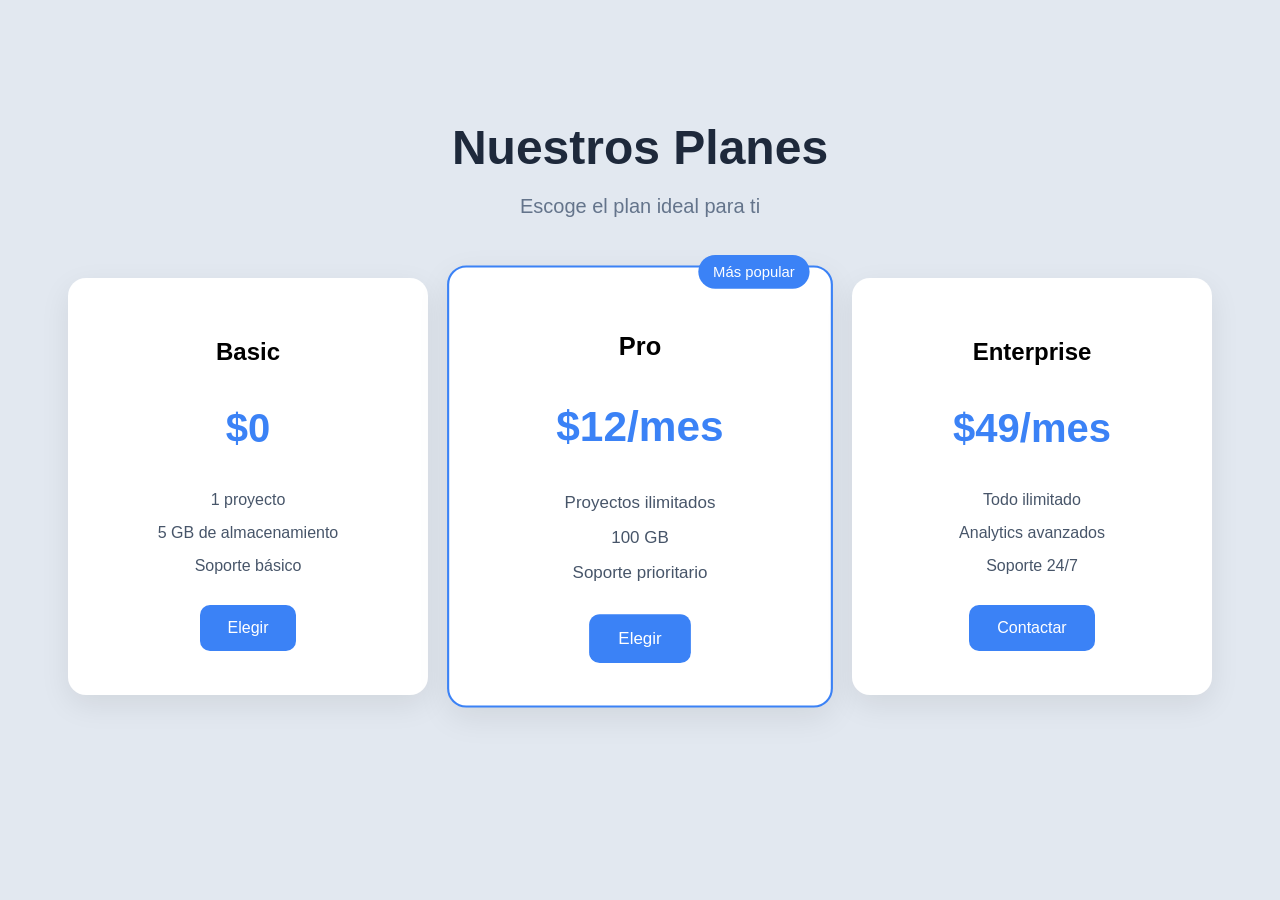
<file: index2.html>
<!DOCTYPE html>
<html lang="en">
<head>
    <meta charset="UTF-8">
    <meta name="viewport" content="width=device-width, initial-scale=1.0">
    <title>Document</title>
    <link rel="stylesheet" href="style2.css">
</head>
<body>
    <section class="pricing-section">
    <h1>Nuestros Planes</h1>
    <p class="subtitle">Escoge el plan ideal para ti</p>

    <div class="pricing-container">
        <article class="pricing-card">
            <h2>Basic</h2>
            <p class="price">$0</p>

            <ul>
                <li>1 proyecto</li>
                <li>5 GB de almacenamiento</li>
                <li>Soporte básico</li>
            </ul>

            <button class="btn">Elegir</button>
        </article>

        <article class="pricing-card featured">
            <span class="badge">Más popular</span>
            <h2>Pro</h2>
            <p class="price">$12/mes</p>

            <ul>
                <li>Proyectos ilimitados</li>
                <li>100 GB</li>
                <li>Soporte prioritario</li>
            </ul>

            <button class="btn">Elegir</button>
        </article>

        <article class="pricing-card">
            <h2>Enterprise</h2>
            <p class="price">$49/mes</p>

            <ul>
                <li>Todo ilimitado</li>
                <li>Analytics avanzados</li>
                <li>Soporte 24/7</li>
            </ul>

            <button class="btn">Contactar</button>
        </article>
    </div>
</section>
</body>
</html>
</file>
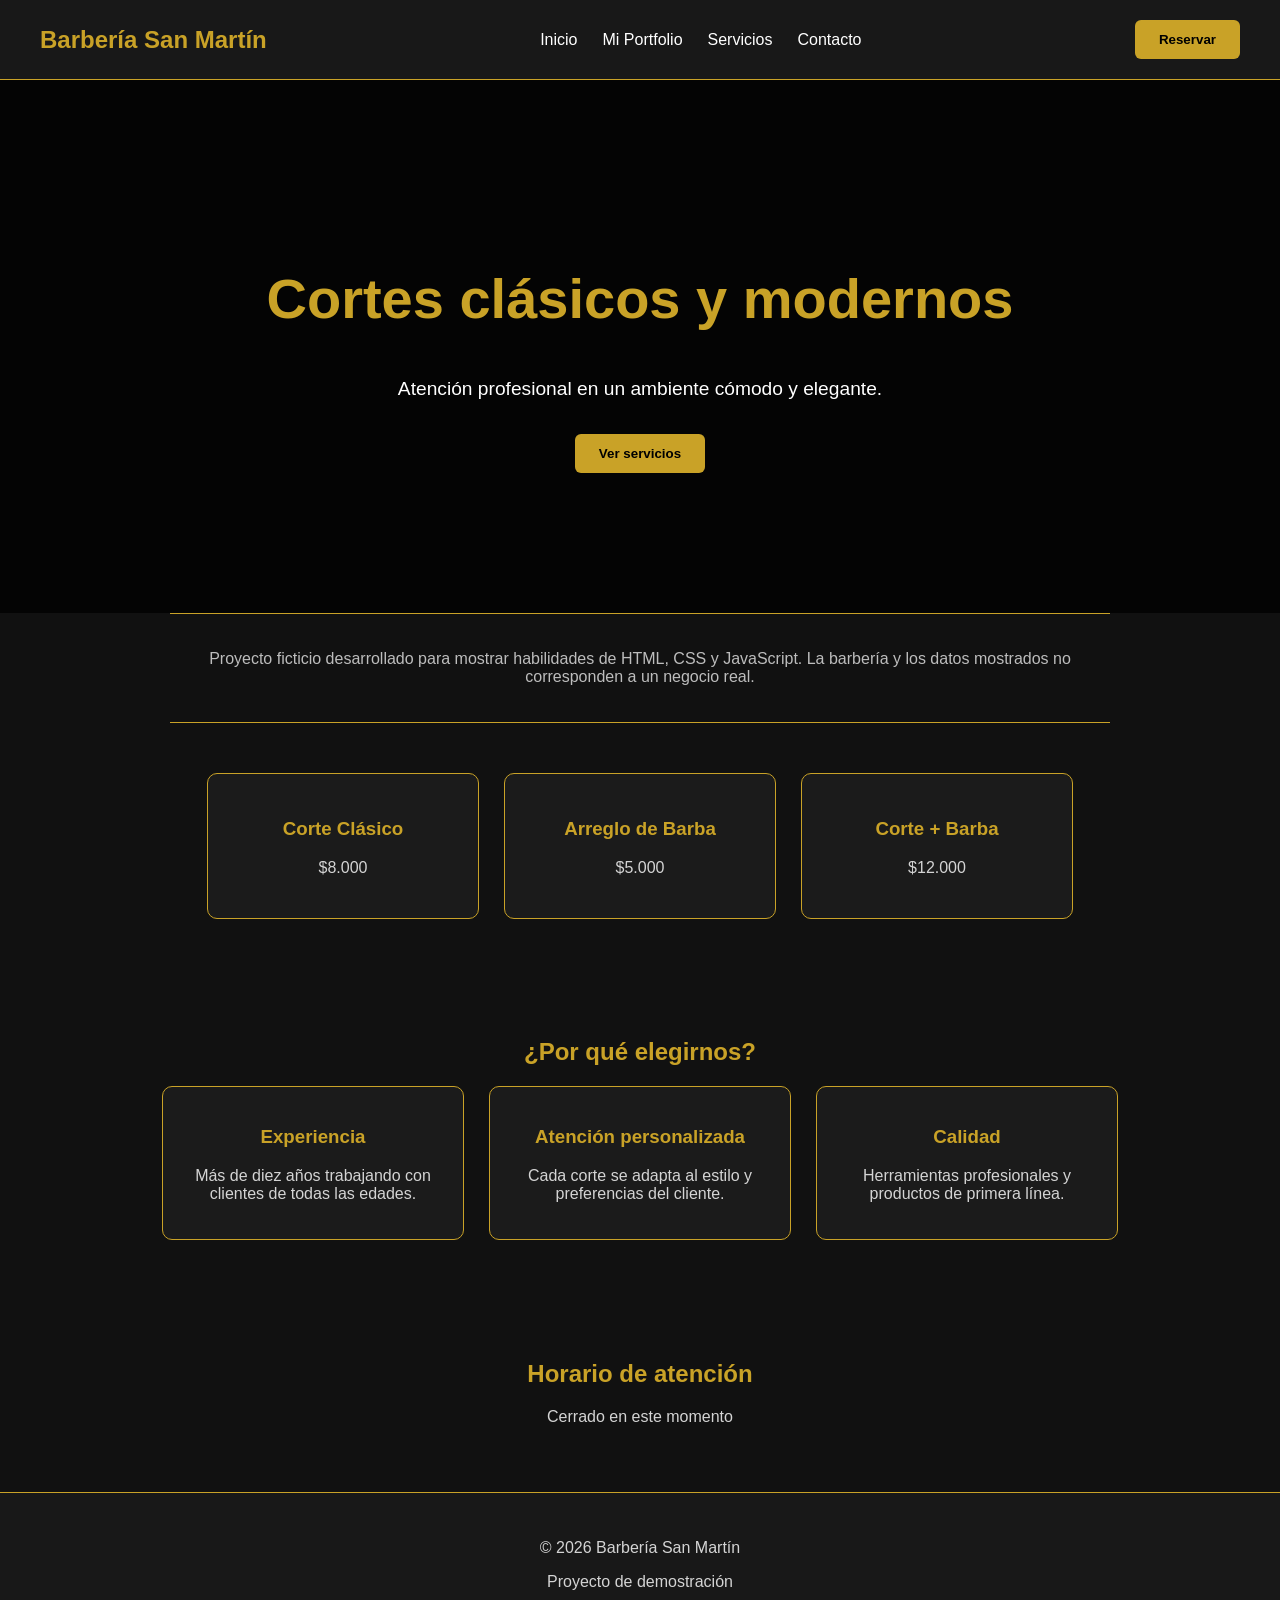
<file: proyecto1/barberia.html>
<!DOCTYPE html>
<html lang="es">

<head>
    <meta charset="UTF-8">
    <meta name="viewport" content="width=device-width, initial-scale=1.0">

    <title>Barbería San Martín</title>

    <link rel="stylesheet" href="barberia.css">
</head>

<body>

    <!-- NAVBAR -->

    <nav class="navbar">

        <h2>Barbería San Martín</h2>

        <div class="links" id="nav">
            <a href="#" onclick="cerrarMenu()">Inicio</a>

            <a href="../index.html" onclick="cerrarMenu()">
                Mi Portfolio
            </a>

            <a href="#servicios" onclick="cerrarMenu()">
                Servicios
            </a>

            <a href="#contacto" onclick="abrirContacto(); cerrarMenu(); return false;">
                Contacto
            </a>
        </div>

        <button class="btn" id="reservarBtn">
            Reservar
        </button>

        <div class="menu-responsive" onclick="mostrarOcultarMenu()">
            ☰
        </div>

    </nav>


    <!-- HERO -->

    <section class="hero">

        <h1>Cortes clásicos y modernos</h1>

        <p>
            Atención profesional en un ambiente cómodo y elegante.
        </p>

        <button class="btn" id="serviciosBtn">
            Ver servicios
        </button>

    </section>


    <!-- AVISO -->

    <section class="aviso">

        <p>
            Proyecto ficticio desarrollado para mostrar habilidades
            de HTML, CSS y JavaScript.
            La barbería y los datos mostrados no corresponden
            a un negocio real.
        </p>

    </section>


    <!-- SERVICIOS -->

    <section class="cards" id="servicios">

        <section class="card">
            <h3>Corte Clásico</h3>
            <p>$8.000</p>
        </section>

        <section class="card">
            <h3>Arreglo de Barba</h3>
            <p>$5.000</p>
        </section>

        <section class="card">
            <h3>Corte + Barba</h3>
            <p>$12.000</p>
        </section>

    </section>


    <!-- POR QUÉ ELEGIRNOS -->

    <section class="elegirnos">

        <h2>¿Por qué elegirnos?</h2>

        <div class="beneficios">

            <div class="beneficio">

                <h3>Experiencia</h3>

                <p>
                    Más de diez años trabajando
                    con clientes de todas las edades.
                </p>

            </div>


            <div class="beneficio">

                <h3>Atención personalizada</h3>

                <p>
                    Cada corte se adapta al estilo
                    y preferencias del cliente.
                </p>

            </div>


            <div class="beneficio">

                <h3>Calidad</h3>

                <p>
                    Herramientas profesionales
                    y productos de primera línea.
                </p>

            </div>

        </div>

    </section>


    <!-- HORARIO -->

    <section class="horario">

        <h2>Horario de atención</h2>

        <p id="estado"></p>

    </section>


    <!-- FOOTER -->

    <footer id="contacto">

        <p>
            © <span id="anio"></span> Barbería San Martín
        </p>

        <p>
            Proyecto de demostración
        </p>

    </footer>


    <!-- MODAL -->

    <div class="modal" id="modalContacto">

        <div class="modal-contenido">

            <button class="cerrar-modal" onclick="cerrarContacto()">
                ×
            </button>

            <h2>Contacto</h2>

            <p>
                📍 San Martín, Buenos Aires
            </p>

            <p>
                📱 WhatsApp: proyecto de demostración
            </p>

            <p>
                🕐 Lunes a sábado — 9:00 a 20:00
            </p>

            <button class="btn" onclick="mensajeDemo()">
                Enviar mensaje
            </button>

        </div>

    </div>


    <!-- JAVASCRIPT -->

    <script>

        const reservarBtn = document.getElementById("reservarBtn");

        const serviciosBtn = document.getElementById("serviciosBtn");

        const modalContacto = document.getElementById("modalContacto");


        /* RESERVAR */

        reservarBtn.addEventListener("click", () => {

            alert(
                "Esta barbería es un proyecto ficticio para portfolio."
            );

        });


        /* SERVICIOS */

        serviciosBtn.addEventListener("click", () => {

            document.getElementById("servicios").scrollIntoView({
                behavior: "smooth"
            });

        });


        /* ESTADO DEL NEGOCIO */

        const estado = document.getElementById("estado");

        const hora = new Date().getHours();

        estado.textContent = (hora >= 9 && hora < 20)
            ? "Abierto ahora"
            : "Cerrado en este momento";


        /* AÑO */

        document.getElementById("anio").textContent =
            new Date().getFullYear();


        /* MENÚ RESPONSIVE */

        let menuVisible = false;

        function mostrarOcultarMenu() {

            const nav = document.getElementById("nav");

            if (menuVisible) {

                nav.classList.remove("responsive");

            } else {

                nav.classList.add("responsive");

            }

            menuVisible = !menuVisible;

        }


        function cerrarMenu() {

            const nav = document.getElementById("nav");

            nav.classList.remove("responsive");

            menuVisible = false;

        }


        /* CONTACTO */

        function abrirContacto() {

            modalContacto.classList.add("activo");

        }


        function cerrarContacto() {

            modalContacto.classList.remove("activo");

        }


        /* MENSAJE DEL MODAL */

        function mensajeDemo() {

            alert(
                "Esta función estaría conectada a WhatsApp en una web real."
            );

        }


        /* CERRAR MODAL AL TOCAR AFUERA */

        modalContacto.addEventListener("click", (evento) => {

            if (evento.target === modalContacto) {

                cerrarContacto();

            }

        });


        /* ESC PARA CERRAR */

        document.addEventListener("keydown", (evento) => {

            if (evento.key === "Escape") {

                cerrarContacto();

            }

        });

    </script>

</body>

</html>
</file>
<file: style2.css>
body {
    margin: 0;
    background: #E2E8F0;
    font-family: Arial, sans-serif;
}

.pricing-section {
    text-align: center;
    padding: 80px 20px;
}

h1 {
    font-size: 48px;
    margin-bottom: 10px;
    color: #1E293B;
}

.subtitle {
    font-size: 20px;
    color: #64748B;
    margin-bottom: 60px;
}

.pricing-container {
    display: flex;
    justify-content: center;
    gap: 30px;
    flex-wrap: wrap;
}

.pricing-card {
    background: white;
    width: 300px;
    padding: 40px 30px;
    border-radius: 18px;
    box-shadow: 0 10px 30px rgba(0,0,0,0.08);
    position: relative;
    transition: all 0.3s ease;
}

.pricing-card:hover {
    transform: translateY(-8px);
}

.featured {
    transform: scale(1.06);
    border: 2px solid #3B82F6;
}

.badge {
    position: absolute;
    top: -12px;
    right: 20px;
    background: #3B82F6;
    color: white;
    padding: 8px 14px;
    border-radius: 999px;
    font-size: 14px;
}

.price {
    font-size: 40px;
    font-weight: bold;
    color: #3B82F6;
}

ul {
    list-style: none;
    padding: 0;
    margin: 30px 0;
}

li {
    margin-bottom: 15px;
    color: #475569;
}

.btn {
    background: #3B82F6;
    color: white;
    border: none;
    padding: 14px 28px;
    border-radius: 10px;
    cursor: pointer;
    font-size: 16px;
}

.btn:hover {
    transform: scale(1.05);
}
</file>
<file: proyecto1/barberia.css>
html {
    scroll-behavior: smooth;
}

body {
    margin: 0;
    background-color: #111;
    font-family: Arial, Helvetica, sans-serif;
}

/* NAVBAR */

.navbar {
    background-color: #181818;
    display: flex;
    justify-content: space-between;
    align-items: center;
    padding: 20px 40px;
    border-bottom: 1px solid #c9a227;
    position: relative;
    z-index: 9999;
}

.navbar h2 {
    margin: 0;
    color: #c9a227;
}

.links {
    display: flex;
    gap: 25px;
}

.links a {
    color: white;
    text-decoration: none;
    transition: 0.3s;
}

.links a:hover {
    color: #c9a227;
}

.btn {
    background-color: #c9a227;
    color: black;
    border: none;
    border-radius: 6px;
    padding: 12px 24px;
    cursor: pointer;
    font-weight: bold;
    transition: 0.3s;
}

.btn:hover {
    background-color: #e0bc3c;
    transform: translateY(-2px);
}

.menu-responsive {
    display: none;
    font-size: 30px;
    color: #c9a227;
    cursor: pointer;
}

/* HERO */

.hero {
    position: relative;
    overflow: hidden;
    text-align: center;
    padding: 140px 20px;
}

.hero::before {
    content: "";
    position: absolute;
    inset: 0;
    background-image: url("https://img.magnific.com/foto-gratis/herramientas-salon-marco-vintage-mesa-madera-trabajos-concepto-carrera_53876-143259.jpg?semt=ais_hybrid&w=740&q=80");
    background-size: cover;
    background-position: center;
    z-index: -2;
}

.hero::after {
    content: "";
    position: absolute;
    inset: 0;
    background: rgba(0, 0, 0, 0.75);
    z-index: -1;
}

.hero h1 {
    color: #c9a227;
    font-size: 3.5rem;
}

.hero p {
    color: white;
    font-size: 1.2rem;
}

.hero .btn {
    margin-top: 15px;
}

/* AVISO */

.aviso {
    max-width: 900px;
    margin: auto;
    padding: 20px;
    text-align: center;
    border-top: 1px solid #c9a227;
    border-bottom: 1px solid #c9a227;
}

.aviso p {
    color: #bdbdbd;
}

/* SERVICIOS */

.cards {
    display: flex;
    justify-content: center;
    gap: 25px;
    flex-wrap: wrap;
    padding: 50px 20px;
}

.card {
    background-color: #1b1b1b;
    border: 1px solid #c9a227;
    border-radius: 10px;
    width: 220px;
    padding: 25px;
    text-align: center;
    transition: 0.3s;
}

.card:hover {
    transform: translateY(-5px);
}

.card h3 {
    color: #c9a227;
}

.card p {
    color: #d4d4d4;
}

/* POR QUÉ ELEGIRNOS */

.elegirnos {
    text-align: center;
    padding: 50px 20px;
}

.elegirnos h2 {
    color: #c9a227;
}

.beneficios {
    display: flex;
    justify-content: center;
    gap: 25px;
    flex-wrap: wrap;
}

.beneficio {
    width: 260px;
    background-color: #1b1b1b;
    border: 1px solid #c9a227;
    border-radius: 10px;
    padding: 20px;
    transition: 0.3s;
}

.beneficio:hover {
    transform: translateY(-5px);
}

.beneficio h3 {
    color: #c9a227;
}

.beneficio p {
    color: #d4d4d4;
}

/* HORARIO */

.horario {
    text-align: center;
    padding: 50px 20px;
}

.horario h2 {
    color: #c9a227;
}

.horario p {
    color: #d4d4d4;
}

/* FOOTER */

footer {
    text-align: center;
    padding: 30px;
    background-color: #181818;
    border-top: 1px solid #c9a227;
}

footer p {
    color: #d4d4d4;
}

/* MODAL CONTACTO */

.modal {
    display: none;
    position: fixed;
    inset: 0;
    background-color: rgba(0, 0, 0, 0.75);
    justify-content: center;
    align-items: center;
    z-index: 20000;
    padding: 20px;
}

.modal.activo {
    display: flex;
}

.modal-contenido {
    background-color: #181818;
    border: 1px solid #c9a227;
    border-radius: 12px;
    width: 100%;
    max-width: 400px;
    padding: 30px;
    text-align: center;
    position: relative;
    box-shadow: 0 10px 40px rgba(0, 0, 0, 0.5);
    animation: aparecer 0.25s ease;
}

.modal-contenido h2 {
    color: #c9a227;
    margin-top: 0;
}

.modal-contenido p {
    color: #d4d4d4;
    line-height: 1.6;
}

.modal-contenido .btn {
    margin-top: 15px;
}

.cerrar-modal {
    position: absolute;
    top: 10px;
    right: 15px;
    background: none;
    border: none;
    color: white;
    font-size: 25px;
    cursor: pointer;
}

.cerrar-modal:hover {
    color: #c9a227;
}

@keyframes aparecer {
    from {
        opacity: 0;
        transform: translateY(-15px);
    }

    to {
        opacity: 1;
        transform: translateY(0);
    }
}

/* RESPONSIVE */

@media (max-width: 768px) {

    .navbar {
        padding: 20px;
    }

    .links {
        display: none;
    }

    .navbar .btn {
        display: none;
    }

    .menu-responsive {
        display: block;
    }

    .links.responsive {
        display: flex;
        flex-direction: column;
        position: absolute;
        top: 75px;
        right: 20px;
        width: 200px;
        background: #181818;
        border: 1px solid #c9a227;
        padding: 20px;
        gap: 15px;
        z-index: 10000;
    }

    .hero {
        padding: 100px 20px;
    }

    .hero h1 {
        font-size: 2rem;
    }

    .hero p {
        font-size: 1rem;
    }

    .modal-contenido {
        padding: 25px 20px;
    }
}
</file>
